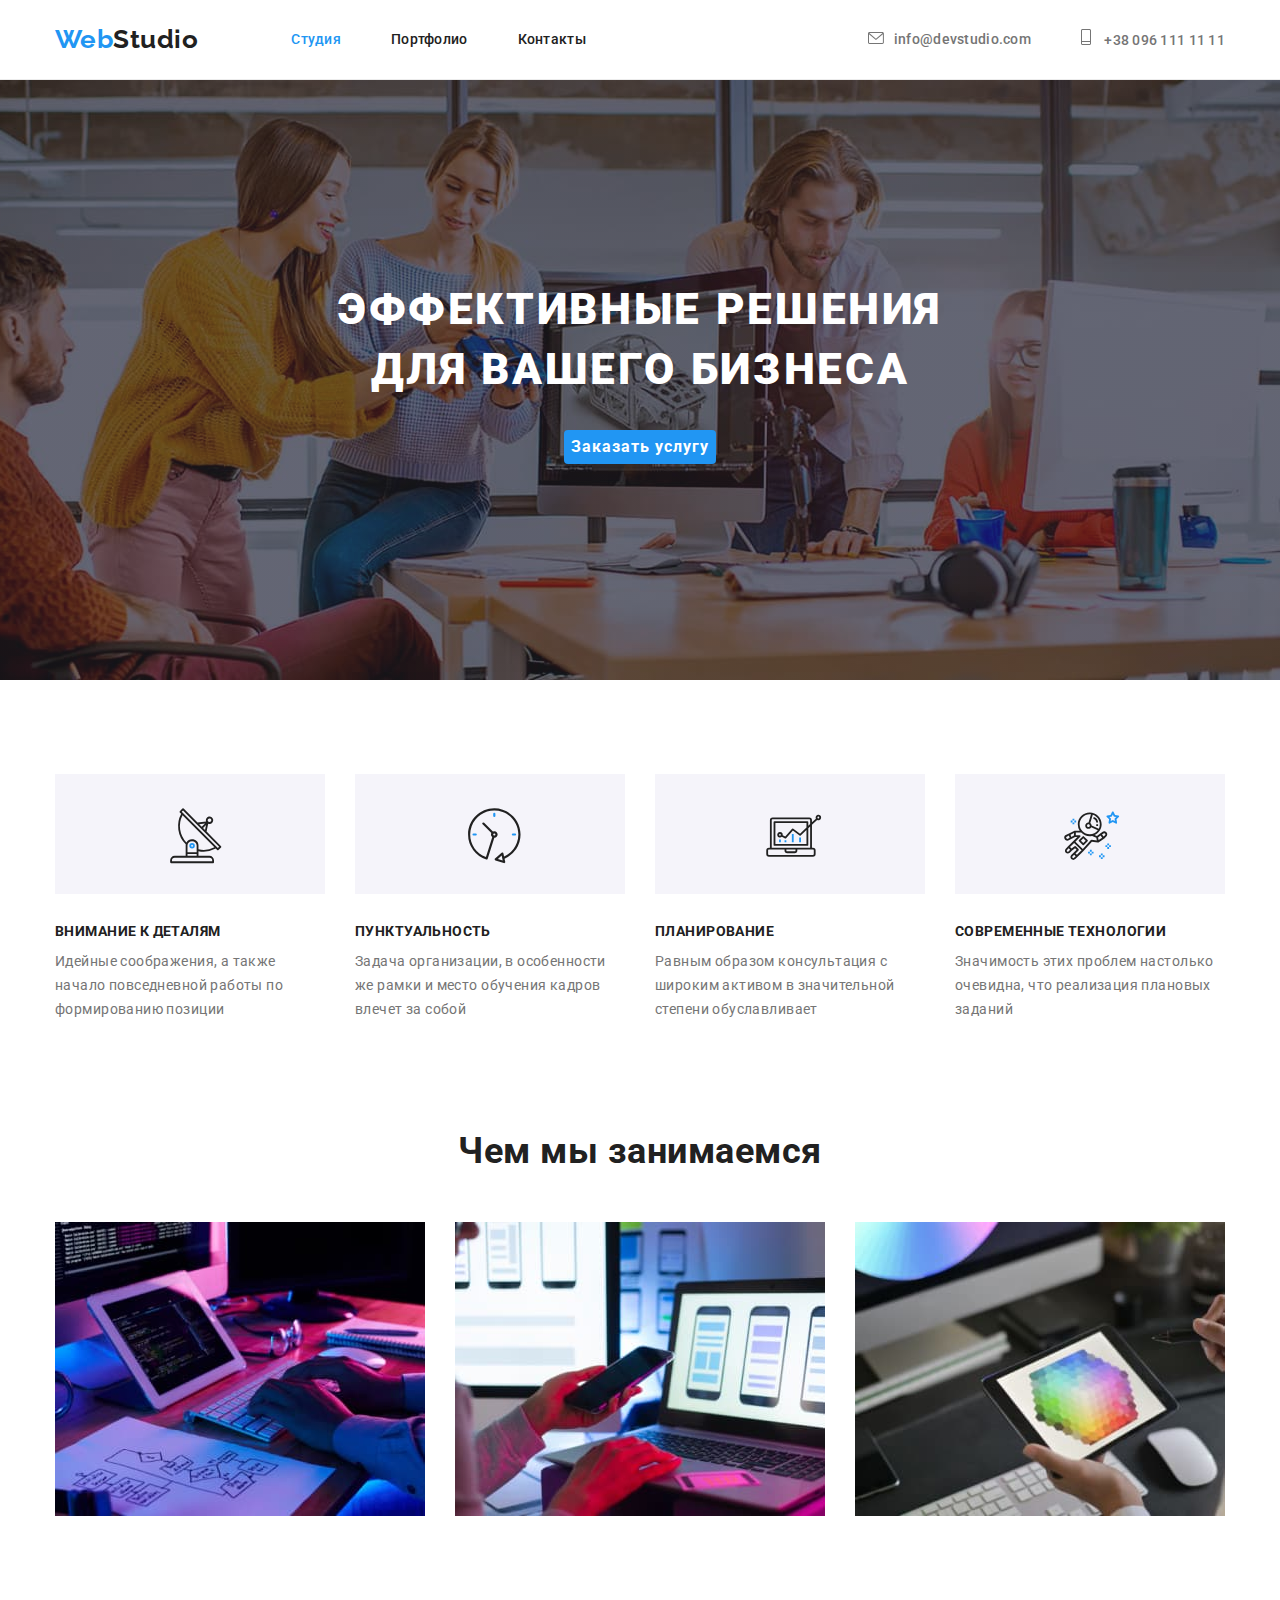
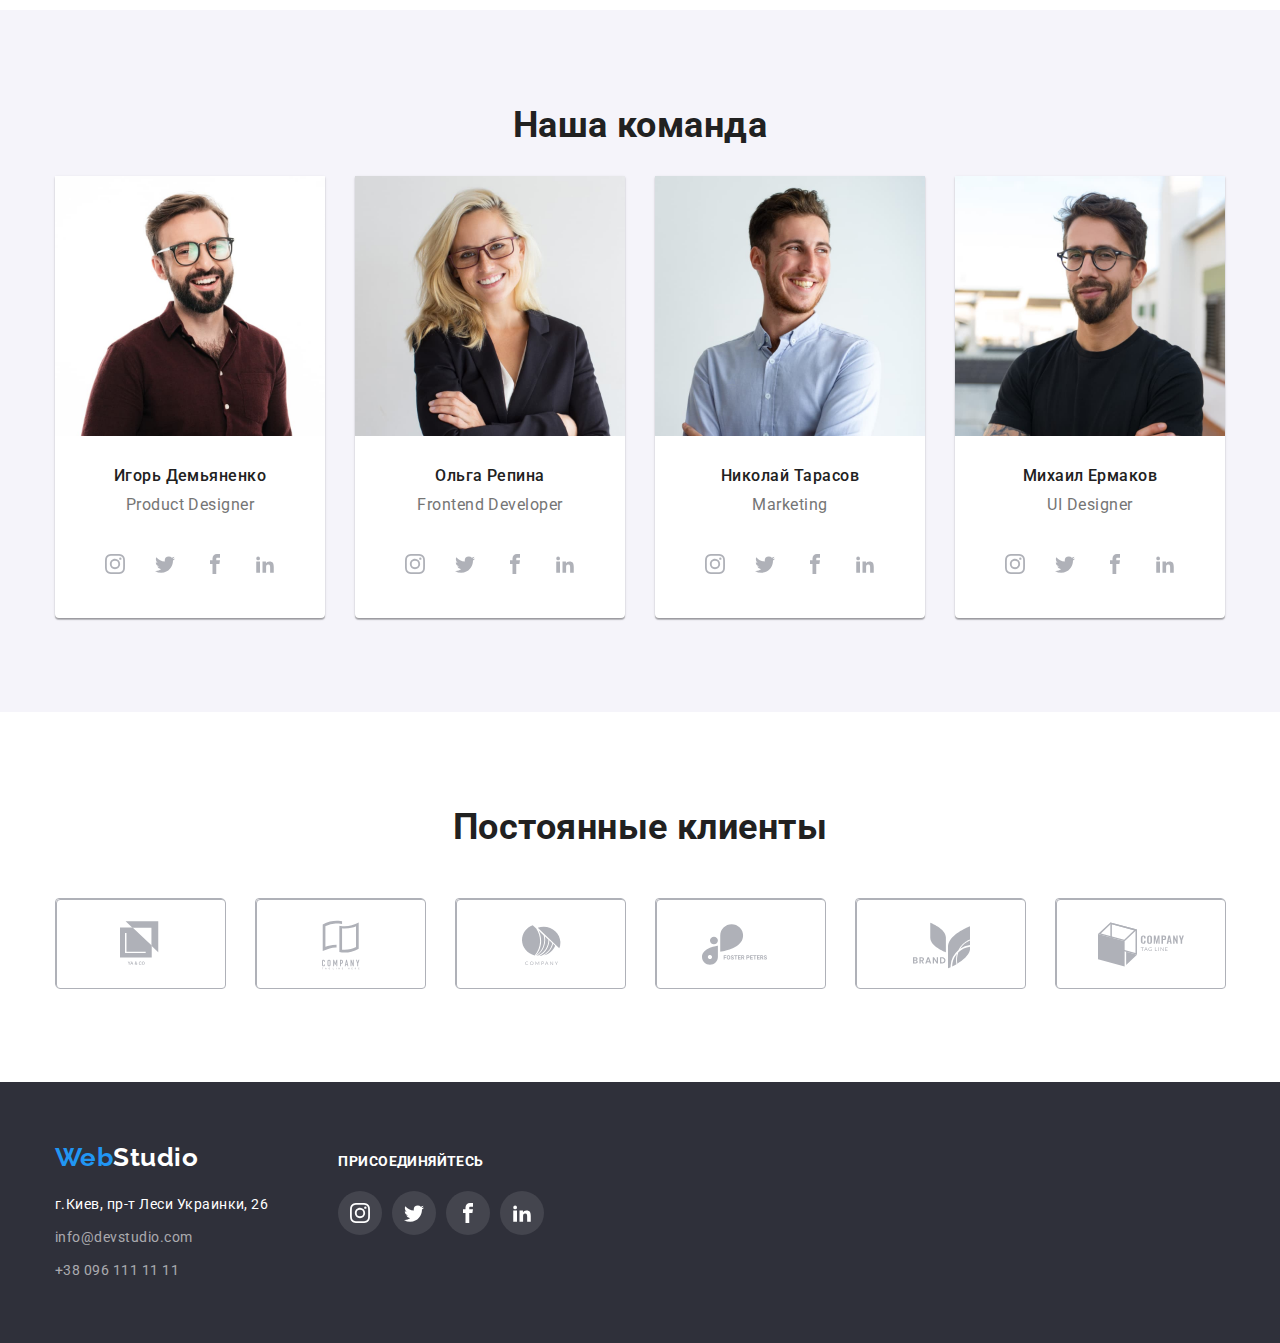
<file: index.html>
<!DOCTYPE html>
<html lang="en">
<head>
    <meta charset="UTF-8">
    <meta name="viewport" content="width=device-width, initial-scale=1.0">
    <title>Document</title>
    <link 
    href="https://fonts.googleapis.com/css2?family=Raleway:wght@700&family=Roboto:wght@400;500;700;900&display=swap" 
    rel="stylesheet"/>
    
    <link rel="stylesheet" href="https://cdnjs.cloudflare.com/ajax/libs/modern-normalize/1.0.0/modern-normalize.min.css">

    <link rel="stylesheet" href="./css/styles.css">
</head>
<body>
    
    <!--ШАПКА-->
    <header class="page-header">
        <div class="block">
        <nav class="site-nav main">
        <a href="./index.html" class="link"><span class="accent">Web</span><span class="accent1">Studio</span></a>
        <ul class="site-menu"> 
                <li class="item"><a href="" class="link1 current">Cтудия</a></li>
                <li class="item"><a href="./portfolio.html" class="link2">Портфолио</a></li> 
                <li class="item"><a href="" class="link2">Контакты</a></li>
            </ul>
        
            <ul class="contacts">
                <li class="item mail">
                    <a class="contacts-mail" href="mailto:info@devstudio.com" >

                    <svg   width="16px" height="12px" xmlns="http://www.w3.org/2000/svg" class="envelope-icon">
                       <use href="./img/mailphone.svg#icon-envelope"></use>
                        </svg>info@devstudio.com</a>

                </li>
                   

            
           
                <li class="item phone">
                    <a href="tel:+380961111111" class="contacts-phone">
                    <svg width="10" height="16" viewBox="0 0 10 16"  xmlns="http://www.w3.org/2000/svg" class="phone-icon">
                        <use href="./img/mailphone.svg#icon-Phone"></use>
                        </svg> +38 096 111 11 11</a>
                    
                </li>
            </ul>
        </nav>
        </div>
    </header>

    <main>
    <!--СЕКЦИЯ HERO-->
    <section class="section1 backicon">
        <div class="block">
        <h1 class="section1-title">ЭФФЕКТИВНЫЕ РЕШЕНИЯ ДЛЯ ВАШЕГО БИЗНЕСА</h1>
    <button type="button" class="button-main">Заказать услугу</button>
    </div>
    </section>
    
    <!--СЕКЦИЯ 2-->
    <section class="section2">
        <div class="block">
            <h2 class="visually-hidden">НАШИ ПРЕИМУЩЕСТВА</h2>    
        <ul class="text">
            <li class="item icon">
                <svg class="antenna">
                    <use href="./img/symbol-defs b2.svg#icon-antenna">
                    </use>
                </svg>
                <h3 class="section2-title">ВНИМАНИЕ К ДЕТАЛЯМ</h3>
                <p class="section2-text">Идейные соображения, а также начало повседневной работы по формированию позиции</p>
            </li>
            <li class="item icon">
                <svg class="clock">
                    <use href="./img/symbol-defs b2.svg#icon-clock">
                    </use>
                </svg>
                <h3 class="section2-title">ПУНКТУАЛЬНОСТЬ</h3>
                <p class="section2-text">Задача организации, в особенности же рамки и место обучения кадров влечет за собой</p>
            </li>
            <li class="item icon">
                <svg class="diagram">
                    <use href="./img/symbol-defs b2.svg#icon-diagram">
                    </use>
                </svg>
                <h3 class="section2-title">ПЛАНИРОВАНИЕ</h3>
                <p class="section2-text">Равным образом консультация с широким активом в значительной степени обуславливает</p>
            </li>
            <li class="item icon">
                <svg class="astronaut">
                    <use href="./img/symbol-defs b2.svg#icon-astronaut">
                    </use>
                </svg>
                <h3 class="section2-title">СОВРЕМЕННЫЕ ТЕХНОЛОГИИ</h3>
                <p class="section2-text">Значимость этих проблем настолько очевидна, что реализация плановых заданий</p>
            </li>
        </ul>
    </div>
    </section>

    <!-- СЕКЦИЯ 3 -->

<section class="section3">
    <div class="block">
        <h2 class="section3-title1">Чем мы занимаемся</h2>
        <ul class="text">
            <li class="item">
                <img src="./img/img11opt.jpg" alt="computer" width="370" />
            </li>
            <li class="item">
                <img src="./img/img22opt.jpg" alt="phone" width="370" />
            </li>
            <li class="item"> 
                <img src="./img/img33opt.jpg" alt="tablet" width="370" />
            </li>
        </ul>
        </div>
    </section>

    <!-- СЕКЦИЯ 4 -->
    
        <section class="section4">
            <div class="block">
                <h2 class="section4-main">Наша команда</h2>
                
               
                <ul class="text">
                    
                <li class="item">
                   <span class="s"></span>
                    <div class="box">
                    <a href="" class="box-team"><img src="./img/imgopt.jpg" alt="designer" width="270"/></a>
                    
                   
                    <h3 class="section4-name">Игорь Демьяненко</h3>
                    <p class="section4-title">Product Designer</p>
                    <div>
                        <ul class="actions">
                                            <li><button class="button-icon">
                                                <svg class="button-ic" width="20" height="20">
                                                    <use href="./img/symbol-defs-2.svg#icon-instagram">
                                                    </use>
                                                </svg>
                                            </button></li>
                                            <li><button class="button-icon">
                                                <svg class="button-ic" width="20" height="16.25">
                                                    <use href="./img/symbol-defs-2.svg#icon-twitter">
                                                    </use>
                                                </svg>
                                            </button></li>
                                            <li><button class="button-icon">
                                                <svg class="button-ic" width="10" height="20">
                                                    <use href="./img/symbol-defs-2.svg#icon-facebook">
                                                    </use>
                                                </svg>
                                            </button></li>
                                            <li><button class="button-icon">
                                                <svg class="button-ic" width="19.68" height="20">
                                                    <use href="./img/symbol-defs-2.svg#icon-linkedin2">
                                                    </use>
                                                </svg>
                                            </button></li>
                                        </ul>
                                            </div>
                </div>
                </li>
            
               
            
                <li class="item">
                    <span class="s"></span>
                    <div class="box">
                    <a href="" class="box-team"><img src="./img/img-2opt.jpg" alt="developer" width="270" /></a>
                   
                    <h3 class="section4-name">Ольга Репина</h3>
                    <p class="section4-title">Frontend Developer</p>
                    <div>
                        <ul class="actions">
                            <li><button class="button-icon">
                                <svg class="button-ic" width="20" height="20">
                                    <use href="./img/symbol-defs-2.svg#icon-instagram">
                                    </use>
                                </svg>
                            </button></li>
                            <li><button class="button-icon">
                                <svg class="button-ic" width="20" height="16.25">
                                    <use href="./img/symbol-defs-2.svg#icon-twitter">
                                    </use>
                                </svg>
                            </button></li>
                            <li><button class="button-icon">
                                <svg class="button-ic" width="10" height="20">
                                    <use href="./img/symbol-defs-2.svg#icon-facebook">
                                    </use>
                                </svg>
                            </button></li>
                            <li><button class="button-icon">
                                <svg class="button-ic" width="19.68" height="20">
                                    <use href="./img/symbol-defs-2.svg#icon-linkedin2">
                                    </use>
                                </svg>
                            </button></li>
                        </ul>
                            </div>
                </div>
                </li>
            
               
           

                
                <li class="item">
                    <span class="s"></span>
                    <div class="box">
                    <a href="" class="box-team"><img src="./img/img-3opt.jpg" alt="marketing" width="270" /></a>
                    
                    <h3 class="section4-name">Николай Тарасов</h3>
                    <p class="section4-title">Marketing</p>
                    <div>
                        <ul class="actions">
                            <li><button class="button-icon">
                                <svg class="button-ic" width="20" height="20">
                                    <use href="./img/symbol-defs-2.svg#icon-instagram">
                                    </use>
                                </svg>
                            </button></li>
                            <li><button class="button-icon">
                                <svg class="button-ic" width="20" height="16.25">
                                    <use href="./img/symbol-defs-2.svg#icon-twitter">
                                    </use>
                                </svg>
                            </button></li>
                            <li><button class="button-icon">
                                <svg class="button-ic" width="10" height="20">
                                    <use href="./img/symbol-defs-2.svg#icon-facebook">
                                    </use>
                                </svg>
                            </button></li>
                            <li><button class="button-icon">
                                <svg class="button-ic" width="19.68" height="20">
                                    <use href="./img/symbol-defs-2.svg#icon-linkedin2">
                                    </use>
                                </svg>
                            </button></li>
                        </ul>
                            </div>
                </div>
                </li>
            
               
            

                
                <li class="item">
                    <span class="s"></span>
                    <div class="box">
                    <a href="" class="box-team"><img src="./img/img-4opt.jpg" alt="designer2" width="270" /></a>
                   
                    <h3 class="section4-name">Михаил Ермаков</h3>
                    <p class="section4-title">UI Designer</p>
                    <div>
                        <ul class="actions">
                            <li><button class="button-icon">
                                <svg class="button-ic" width="20" height="20">
                                    <use href="./img/symbol-defs-2.svg#icon-instagram">
                                    </use>
                                </svg>
                            </button></li>
                            <li><button class="button-icon">
                                <svg class="button-ic" width="20" height="16.25">
                                    <use href="./img/symbol-defs-2.svg#icon-twitter">
                                    </use>
                                </svg>
                            </button></li>
                            <li><button class="button-icon">
                                <svg class="button-ic" width="10" height="20">
                                    <use href="./img/symbol-defs-2.svg#icon-facebook">
                                    </use>
                                </svg>
                            </button></li>
                            <li><button class="button-icon">
                                <svg class="button-ic" width="19.68" height="20">
                                    <use href="./img/symbol-defs-2.svg#icon-linkedin2">
                                    </use>
                                </svg>
                            </button></li>
                        </ul>
                            </div>
                </div>
                </li> 
                
               <!-- <ul class="actions">
                    <li><button></button></li>
                    <li><button></button></li>
                    <li><button></button></li>
                    <li><button></button></li>
                </ul>
                -->
            
            </ul>
            </div>
        </section>


        <!-- ПОСТОЯННЫЕ КЛИЕНТЫ -->

        <section class="section5">
            <div class="block">
                <h2 class="section5-title1">Постоянные клиенты</h2>
                <ul class="client">
                    <li class="item iconclient"><a class="iconclient" href>
                        <svg class="logo-1">
                            <use href="./img/symbol-defs-logo1.svg#yago"> </use>
                        </svg>
                    </a>
                    </li>
                    <li class="item iconclient"><a class="iconclient" href>
                        <svg class="logo-2">
                            <use href="./img/symbol-defs-logo1.svg#icon-logo-2"></use>
                        </svg>
                    </a>
                    </li>
                    <li class="item iconclient"><a class="iconclient" href>
                        <svg class="logo-3">
                            <use href="./img/symbol-defs-logo1.svg#icon-logo-3" ></use>
                        </svg>
                    </a> 
                    </li>
                    <li class="item iconclient"><a class="iconclient" href>
                        <svg class="logo-4">
                            <use href="./img/symbol-defs-logo1.svg#icon-logo-4"></use>
                        </svg>
                    </a>
                    </li>
                    <li class="item iconclient"><a class="iconclient" href>
                        <svg class="logo-5">
                            <use href="./img/symbol-defs-logo1.svg#icon-logo-5"></use>
                        </svg>
                    </a>
                    </li>
                    <li class="item iconclient"><a class="iconclient" href> 
                        <svg class="logo-6">
                            <use href="./img/symbol-defs-logo1.svg#icon-logo-6" ></use>
                        </svg>
                    </a>
                    </li>
                </ul>
                </div>
            </section>
</main>

        <!--Финал-->
        <footer>
            <div class="container-b">
            <div class="end">
            <ul>
                <li class="">
                    <p class="footer-web"><a href="" class="link"><span class="accent2">Web</span><span class="accent3">Studio</span></a></p>
        </li>
                <li>
            <p class="adress-footer"><a href="" class="adress">г.Киев, пр-т Леси Украинки, 26</a></p>
        </li>
        <li class="">
            <p class="footer-mail"><a href="mailto:info@devstudio.com" class="mail">info@devstudio.com</a></p>
        </li>
        <li>
            <p class="footer-phone"><a href="tel:+380961111111" class="phone">+38 096 111 11 11</a></p>
        </li>
            </ul>

        </div>
        
        <div class="footerlinks">
            <b class="sectionfoot-title level">ПРИСОЕДИНЯЙТЕСЬ</b>
         <ul class="actions-footer">
             <li><button class="button-footer">
                 <svg class="button-iconfooter" width="20" height="20">
                     <use href="./img/symbol-defs-2.svg#icon-instagram">
                     </use>
                 </svg>
             </button></li>
             <li><button class="button-footer">
                 <svg class="button-iconfooter" width="20" height="16.25">
                     <use href="./img/symbol-defs-2.svg#icon-twitter">
                     </use>
                 </svg>
             </button></li>
             <li><button class="button-footer">
                 <svg class="button-iconfooter" width="10" height="20">
                     <use href="./img/symbol-defs-2.svg#icon-facebook">
                     </use>
                 </svg>
             </button></li>
             <li><button class="button-footer">
                 <svg class="button-iconfooter" width="19.68" height="20">
                     <use href="./img/symbol-defs-2.svg#icon-linkedin2">
                     </use>
                 </svg>
             </button></li>
         </ul>
             </div>
            
            </div>
        </footer>
        </body>
        </html>
</file>
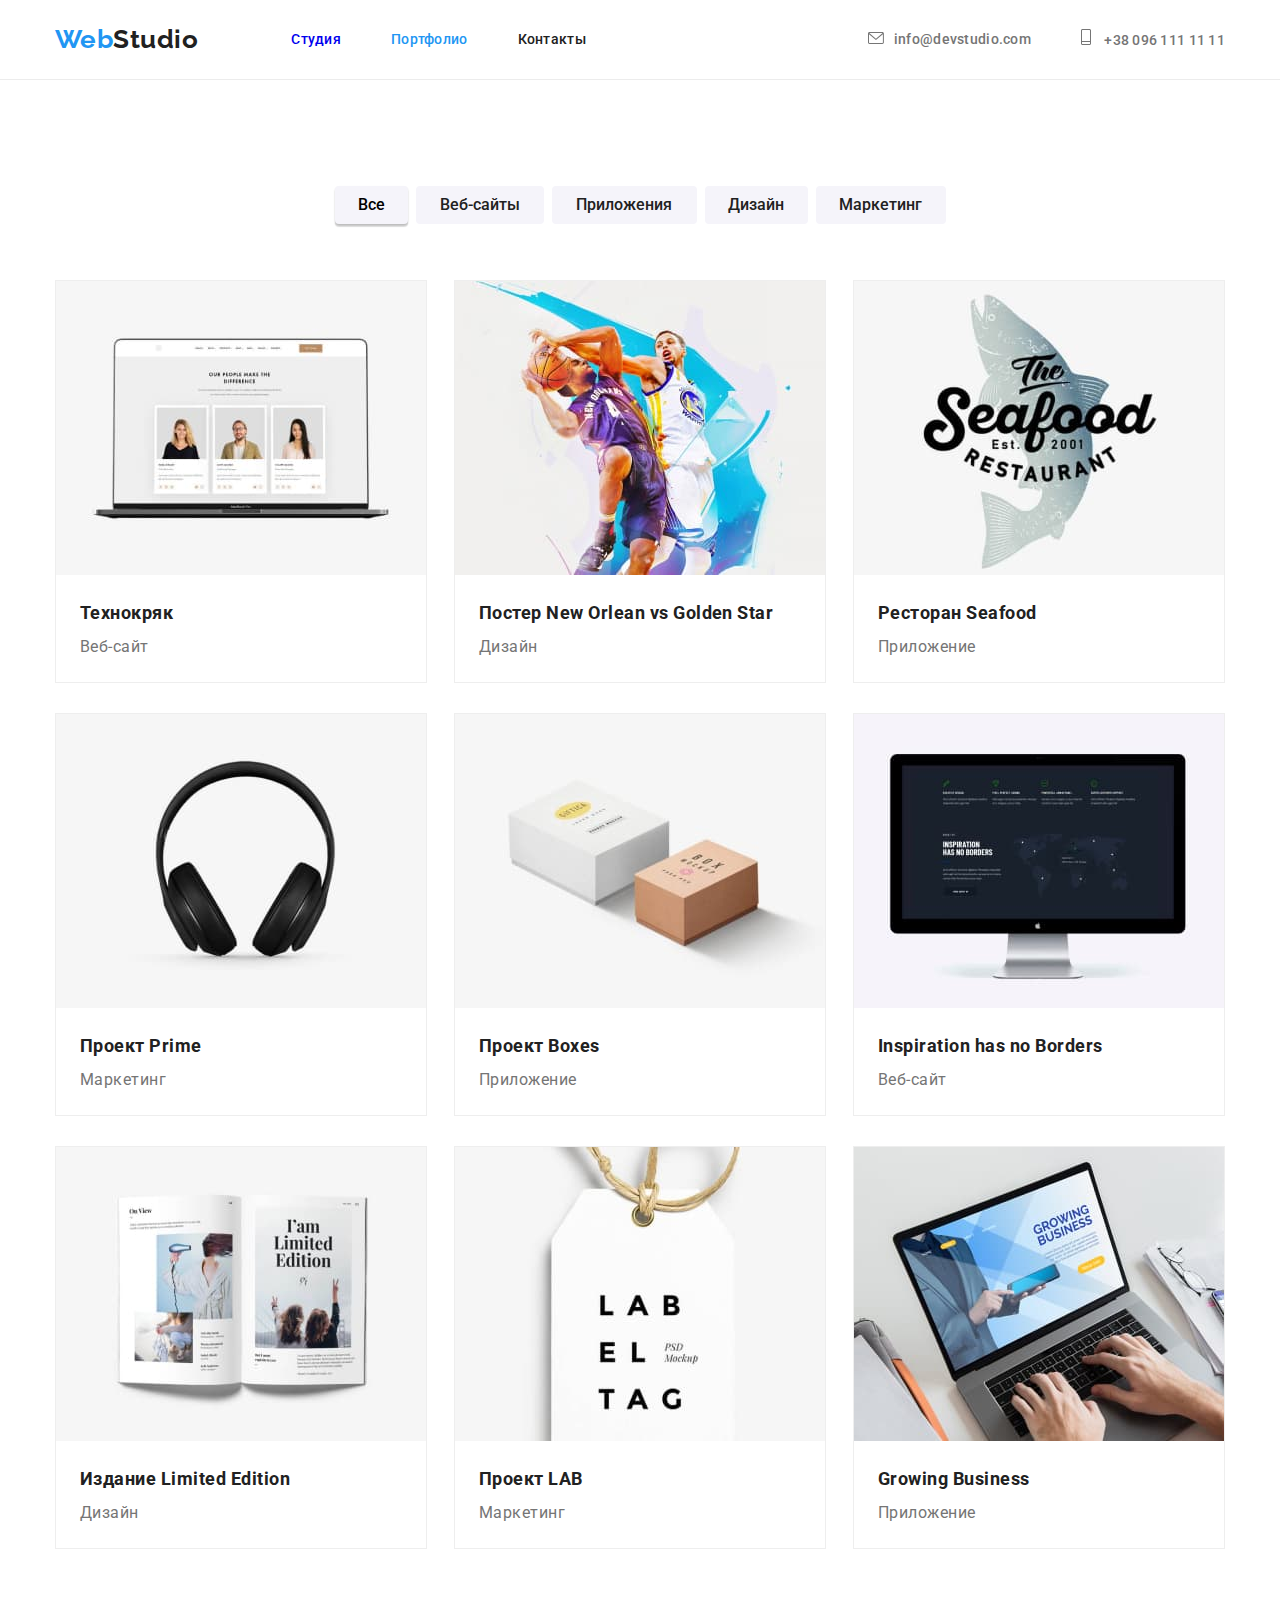
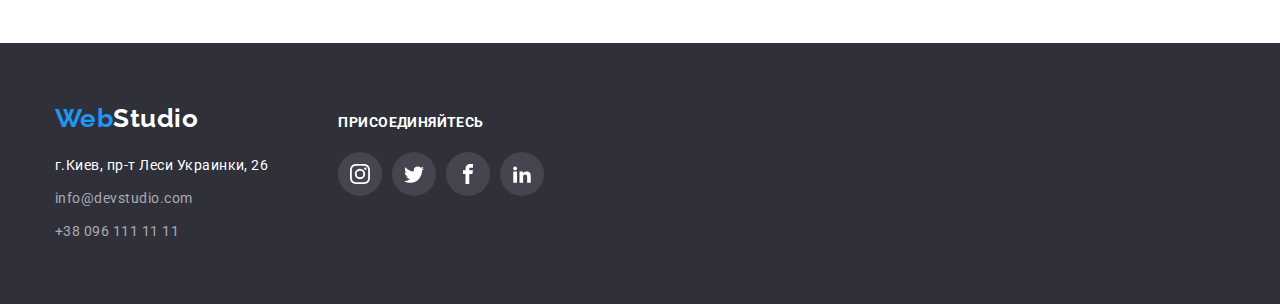
<file: portfolio.html>
<!DOCTYPE html>
<html lang="en">
<head>
    <meta charset="UTF-8">
    <meta name="viewport" content="width=device-width, initial-scale=1.0">
    <title>Document</title>
    <link 
    href="https://fonts.googleapis.com/css2?family=Raleway:wght@700&family=Roboto:wght@400;500;700;900&display=swap" 
    rel="stylesheet"/>

    <link rel="stylesheet" href="https://cdnjs.cloudflare.com/ajax/libs/modern-normalize/1.0.0/modern-normalize.min.css">

    <link rel="stylesheet" href="./css/styles.css">
</head>
<body>
    
    <!--ШАПКА-->
    <header class="page-header">
        <div class="block"> 
        <nav class="site-nav main">
            <a href="./index.html" class="link"><span class="accent">Web</span><span class="accent1">Studio</span></a>
            <ul class="site-menu"> 
                <li class="item"><a href="./index.html" class="link1">Cтудия</a></li>
                <li class="item"><a href="" class="link1 current">Портфолио</a></li>
                <li class="item"><a href="" class="link2">Контакты</a></li>
            </ul>
        
            <ul class="contacts">
                <li class="item mail">
                    <a class="contacts-mail" href="mailto:info@devstudio.com" >

                    <svg   width="16px" height="12px" xmlns="http://www.w3.org/2000/svg" class="envelope-icon">
                       <use href="./img/mailphone.svg#icon-envelope"></use>
                        </svg>info@devstudio.com</a>

                </li>
                   

            
           
                <li class="item phone">
                    <a href="tel:+380961111111" class="contacts-phone">
                    <svg width="10" height="16" viewBox="0 0 10 16"  xmlns="http://www.w3.org/2000/svg" class="phone-icon">
                        <use href="./img/mailphone.svg#icon-Phone"></use>
                        </svg> +38 096 111 11 11</a>
                    
                </li>
            </ul>
        </nav>
        </div>
    </header>

    <main>
    <!--SUBШАПКА и SECTION1-->

    <section class="section">
        <div class="block">
            <h1 class="visually-hidden">КАРТИНКИ</h1>
    <ul class="container"> 
        <li class="item"><button type="button" class="button btn">Все</button></li>
        <li class="item"><button type="button" class="button1 btna">Веб-сайты</button></li>
        <li class="item"><button type="button" class="button1 btnb">Приложения</button></li>
        <li class="item"><button type="button" class="button1 btnc">Дизайн</button></li>
        <li class="item"><button type="button" class="button1 btnd">Маркетинг</button></li>
    </ul>
      


    <!--<div class="container-div">-->
    <ul class="container-a">
       
        <li class="items">
            <span class="s"></span>
            <div class="items-cover">
            <a href="bug" class="comp"><img src="./img/img-44opt.jpg" alt="comp" width="370"/></a>
            
             <!--<hover foto">-->
                <div class="overlay">
                    <img src="./img/hover-overlay.jpg" alt="фото" width="370" height="294"/>
                    <p class="ppt">
                        Технокряк
                    </p>
                   </div>
            





           
            <div class="picture">
            <h3 class="section-title">Технокряк</h3>
            <p class="section-text">Веб-сайт</p>
            
        </div>
    
</div>
        </li>
        

       
        <li class="items">
            <span class="s"></span>
            <div class="items-cover">
            <a href="" class="basketball"><img src="./img/img-55opt.jpg" alt="basketball" width="370" /></a>

            <!--<hover foto">-->
                <div class="overlay">
                    <img src="./img/hover-overlay.jpg" alt="фото" width="370" height="294"/>
                    <p class="ppt">
                        Технокряк
                    </p>
                   </div>
            
            <div class="picture">
            <h3 class="section-title">Постер New Orlean vs Golden Star</h3>
            
            <p class="section-text">Дизайн</p>
            </div>
        </div>
        </li>
  

       
        <li class="items">
            <span class="s"></span>
            <div class="items-cover">
            <a href="" class="seafood"><img src="./img/img-66opt.jpg" alt="seafood" width="370" /></a>

 <!--<hover foto">-->
    <div class="overlay">
        <img src="./img/hover-overlay.jpg" alt="фото" width="370" height="294"/>
        <p class="ppt">
            Технокряк
        </p>
       </div>

            <div class="picture">
            <h3 class="section-title">Ресторан Seafood</h3>
            
            <p class="section-text">Приложение</p>
            </div>
        </div>
        </li>
    


       
        <li class="items">
            <span class="s"></span>
            <div class="items-cover">
            <a href="" class="headphones"><img src="./img/img-77opt.jpg" alt="headphones" width="370" /></a>

            <!--<hover foto">-->
    <div class="overlay">
        <img src="./img/hover-overlay.jpg" alt="фото" width="370" height="294"/>
        <p class="ppt">
            Технокряк
        </p>
       </div>

            <div class="picture">
            <h3 class="section-title">Проект Prime</h3>
           
            <p class="section-text">Маркетинг</p>
            </div>
        </div>
        </li> 

   

        
        <li class="items"> 
            <span class="s"></span>
            <div class="items-cover">
            <a href="" class="boxes"><img src="./img/img-88opt.jpg" alt="boxes" width="370" /></a>

            <!--<hover foto">-->
    <div class="overlay">
        <img src="./img/hover-overlay.jpg" alt="фото" width="370" height="294"/>
        <p class="ppt">
            Технокряк
        </p>
       </div>

            <div class="picture">
            <h3 class="section-title">Проект Boxes</h3>
            
            <p class="section-text">Приложение</p>
            </div>
        </div>
        </li> 


      
        <li class="items">
            <span class="s"></span>
            <div class="items-cover">
            <a href="" class="comp2"><img src="./img/img-99opt.jpg" alt="comp2" width="370" /></a>
 
 
            <!--<hover foto">-->
    <div class="overlay">
        <img src="./img/hover-overlay.jpg" alt="фото" width="370" height="294"/>
        <p class="ppt">
            Технокряк
        </p>
       </div>
            

            <div class="picture">
            <h3 class="section-title">Inspiration has no Borders</h3>
            
            <p class="section-text">Веб-сайт</p>
            </div>
        </div>
        </li> 
        
   

        
<li class="items">
    <span class="s"></span>
    <div class="items-cover">   
    <a href="" class="book"><img src="./img/img-100opt.jpg" alt="book" width="370" /></a>

    <!--<hover foto">-->
        <div class="overlay">
            <img src="./img/hover-overlay.jpg" alt="фото" width="370" height="294"/>
            <p class="ppt">
                Технокряк
            </p>
           </div>
    
    <div class="picture">
    <h3 class="section-title">Издание Limited Edition</h3>
    
    <p class="section-text">Дизайн</p>
    </div>
</div>
</li> 



<li class="items">
    <span class="s"></span>
    <div class="items-cover">       
    <a href="" class="lab"><img src="./img/img-110opt.jpg" alt="lab" width="370" /></a>

    <!--<hover foto">-->
        <div class="overlay">
            <img src="./img/hover-overlay.jpg" alt="фото" width="370" height="294"/>
            <p class="ppt">
                Технокряк
            </p>
           </div>
    
    <div class="picture">
    <h3 class="section-title">Проект LAB</h3>
    
    <p class="section-text">Маркетинг</p>
    </div>
</div>
</li> 



<li class="items">
    <span class="s"></span>
    <div class="items-cover">       
    <a href="" class="business"><img src="./img/img-120opt.jpg" alt="business" width="370" class="items-picture"/></a>

    <!--<hover foto">-->
        <div class="overlay">
            <img src="./img/hover-overlay.jpg" alt="фото" width="370" height="294"/>
            <p class="ppt">
                Технокряк
            </p>
           </div>
    
    <div class="picture">
    <h3 class="section-title">Growing Business</h3>
    
    <p class="section-text">Приложение</p>
    </div> 
</div>
</li> 

</ul>

</div>


</section>
</main> 





<!--FOOTER-->
<footer>
    <div class="container-b">
    <div class="end">
    <ul>
        <li class="">
            <p class="footer-web"><a href="" class="link"><span class="accent2">Web</span><span class="accent3">Studio</span></a></p>
</li>
        <li>
    <p class="adress-footer"><a href="" class="adress">г.Киев, пр-т Леси Украинки, 26</a></p>
</li>
<li class="">
    <p class="footer-mail"><a href="mailto:info@devstudio.com" class="mail">info@devstudio.com</a></p>
</li>
<li>
    <p class="footer-phone"><a href="tel:+380961111111" class="phone">+38 096 111 11 11</a></p>
</li>
    </ul>

</div>

<div class="footerlinks">
    <b class="sectionfoot-title level">ПРИСОЕДИНЯЙТЕСЬ</b>
 <ul class="actions-footer">
     <li><button class="button-footer">
         <svg class="button-iconfooter" width="20" height="20">
             <use href="./img/symbol-defs-2.svg#icon-instagram">
             </use>
         </svg>
     </button></li>
     <li><button class="button-footer">
         <svg class="button-iconfooter" width="20" height="16.25">
             <use href="./img/symbol-defs-2.svg#icon-twitter">
             </use>
         </svg>
     </button></li>
     <li><button class="button-footer">
         <svg class="button-iconfooter" width="10" height="20">
             <use href="./img/symbol-defs-2.svg#icon-facebook">
             </use>
         </svg>
     </button></li>
     <li><button class="button-footer">
         <svg class="button-iconfooter" width="19.68" height="20">
             <use href="./img/symbol-defs-2.svg#icon-linkedin2">
             </use>
         </svg>
     </button></li>
 </ul>
     </div>
    
    </div>
</footer>
</body>
</html>
</file>
<file: css/styles.css>
:root {
     --primary-text-color: #212121;
     --title-text-color: #212121;
     --text-color: #757575;
     --accent-color: #2196f3;
     --accent-colornav: #0000FF;
     --buttontext-color: #ffffff;
     --buttonbcg-color: #2196F3;
}

body {
    background-color: #FFFFFF;
    font-family: Roboto, sans-serif;
    letter-spacing: 0.03em;
    margin: 0;
}

ul {
    padding: 0;
    margin: 0;
    list-style: none;  /*сбросили точки в списке*/
}

a {
text-decoration: none;  /* убрали подчеркивание на ссылку*/
margin-bottom: 0;
}

html {
    box-sizing: border-box;    /*чтоб повесить чаты и тд*/
}
*,
*::before,                    /*чтоб повесить чаты и тд*/
*::after {
    box-sizing: inherit;
}

footer {
    padding-top: 60px;
    padding-bottom: 60px;
    background-color: #2F303A;
}

img {
display:block;
max-width:100%;
height:auto;
}



/*HEADER*/
.page-header {
    height: 80px;
    padding-top: 24px;
    padding-bottom: 25px;
    background-color: #FFFFFF;
    border-bottom: 1px solid #ECECEC;
}

.block {
    width: 1200px;
    padding-left: 15px;
    padding-right: 15px;
    margin-left: auto;
    margin-right: auto;
}

.link {
font-family: Raleway;       /*оформление webstudio*/
font-style: normal;
font-weight: bold;
font-size: 26px;
line-height: 1.19;
}

.link1 {
font-weight: 500;               /*оформление меню Студия*/
font-size: 14px;
line-height: 1.14;
letter-spacing: 0.02em;
}

.link2 {                           /*оформление меню Портфолио Контакты*/
font-weight: 500;                 
font-size: 14px;
line-height: 1.14;
letter-spacing: 0.02em;
color: var(--title-text-color)
}

.main {
    display: flex;      /*выровняли меню в хедере*/
}

.site-menu{
    display: flex;              /*выравниваем меню студил портфолио контакты, ставим отступ внешний от вебстудио*/
    align-items: center;       /*по умолчанию стретч и все растягивает по высоте, поэтому переопределяем чтоб все выровнялось относительно поперечной оси*/
    margin-left: 93px;       /*задаем отступ от вебстудио*/
    }

.accent, .accent2 {                       /*красим в разные цвета вэб в хэдере и в футере*/
        color: var(--accent-color);
    }

.accent1 {
        color: var(--primary-text-color);     /*studio*/
    }

.site-nav .accent:hover,               /*цвет и интерактивные селекторы для меню "web"*/
.site-nav .accent:focus {
    color: var(--accent-colornav);
}

.site-nav .accent1:hover,               /*цвет и интерактивные селекторы для меню "studio"*/
.site-nav .accent1:focus {
    color: var(--accent-colornav);
}

.site-nav .link1:hover,     /*цвет и интерактивные селекторы для меню "Студия"*/
.site-nav .link1:focus {
    color: var(--accent-colornav)
}

.site-nav .link2:hover,       /*цвет и интерактивные селекторы для меню "Портфолио" и "Контакты"*/
.site-nav .link2:focus {
    color: var(--accent-colornav)
}

.site-nav .current {         /* подсветка текущей страницы*/
   color: var(--accent-color);
}

/*.site-menu .item {               непрактичный вариант задать внешний отступ, в дальнейшем при редакции много редакции
    margin-right: 50px;
}*/

/*.site-menu .item:last-child{     первый вариант задать внешний отступ
    margin-right: 0;
}*/

/*.site-menu .item:not(:last-child){  второй вариант задать внешний отступ
    margin-right: 50px;
}*/

.site-menu .item + .item {          /*задаем внешний отступ с помощью "соседа" между студия портфолио и контакты*/
    margin-left: 50px;
}

.contacts{                          /*выравниваем телефон и мейл*/
    display: flex;
    align-items: center;
    margin-left: auto;               /*занимает все свободное пространство слева и отодвигает все максимально направо*/ 
}

.contacts-mail {
    font-weight: 500;
    font-size: 14px;
    line-height: 1.14;
    letter-spacing: 0.02em;
    color: var(--text-color);
    }

  
    
    /* .contacts-mail::before {           картинка впереди почты                
        content:'';
        display: inline-block;
        width: 16px;
        height: 12px;
        margin-right: 10px;
        background-image: url('../img/envelope(grey).svg');
        background-repeat: no-repeat;
        background-position: center; 
    } */

   .envelope-icon {                   /*конверт - оригінальний колір*/
       display:inline-block;
       fill:currentColor;
       /* fill: var(--text-color);   */
       margin-right: 10px;
   }
   

   /* .envelope-icon:hover .letter {      /*конверт - ховер
       fill: var(--accent-color)   
   } */
     
   /* .envelope-icon:focus .letter {      /*конверт - фокус
    fill: var(--accent-color);  
} */

/* .phone-icon:hover .letter {      /*конверт - ховер
    fill: var(--accent-color)   
} */

    .contacts-phone {
    font-weight: 500;
    font-size: 14px;
    line-height: 1.14;
    letter-spacing: 0.02em;
    color: var(--text-color);
    }
    
    /* .contacts-phone::before {       картинка впереди телефона
        content:'';                               
        display: inline-block;
        width: 10px;
        height: 16px;
        margin-right: 10px;
        background-image: url('../img/Vector.svg');
        background-repeat: no-repeat;
        background-position: center;
    } */


    .phone-icon {                   /*телефон - оригінальний колір*/
        display:inline-block;
        fill:currentColor;
        align-items: center;
        margin-right: 10px;
        
    }


.contacts-mail:focus,
.contacts-mail:hover {
    fill: var(--accent-color);
    color: var(--accent-color);
    outline-color: var(--accent-color);
}

.contacts-phone:hover,
.contacts-phone:focus {
    fill: var(--accent-color);
    color: var(--accent-color);
    outline-color: var(--accent-color);
}

         




.contacts .item + .item {              /*внешний отступ между телефоном и мейлом*/
    margin-left: 50px;
}


.site-nav .link {
    outline-color: var(--accent-color);
}


.item .link1:focus,
.item .link2:focus  {
    outline-color: var(--accent-color);
}

/* .contacts-mail:focus,
.contacts-phone:focus {
    outline-color: var(--accent-color);
}

.contacts-mail:hover,
.contacts-phone:hover {
    outline-color: var(--accent-color);
}


.item.mail:hover {
fill: black;
color:white;
} */


/*HERO*/
.section1 {
    padding-top: 200px;
    padding-bottom: 280px;
    background-color: #C4C4C4;
    /*background-color: #2F303A;*/
    display: flex;
    min-width: 73px;
    text-align: center;
    margin: auto;
}

.backicon {                                      /*многослойная картинка фона*/
    max-width: 1600px; 
    height: 600px;
    background-image: linear-gradient(to right, rgba(47, 48, 58, 0.4), rgba(47,48,58,0.4)),
    url('../img/Img-heroopt.jpg');
    background-repeat: no-repeat;
    background-size: cover;
    background-position: center;
}


.section1-title {
    display:flex;
    flex-wrap: wrap; 
    width: 696px;
    margin-top: 0;
    margin-bottom: 30px;
    margin-left: auto;
    margin-right:auto;
    
    font-weight: 900;
    font-size: 44px;
    line-height: 1.36;
    text-align: center;
    letter-spacing: 0.06em;
    color: #FFFFFF
} 

    /* кнопка HERO*/
.button-main {
    
    font-family: inherit;
    font-weight: bold;   
    font-size: 16px;
    line-height: 1.88;
    display: inline-block;
    align-items: center;
    text-align: center;
    letter-spacing: 0.06em;
    color: var(--buttontext-color);
    background: var(--buttonbcg-color);
    border: 1px solid transparent;
    border-radius: 4px;
    cursor:pointer;
    }

.button-main:focus {
    outline-color: var(--accent-color);
}



/*ADVANTAGES with icons*/
.section2 {
   
    padding-top: 94px;
    padding-bottom: 94px;
    background-color: #FFFFFF;
    /*display: inline-block;*/
}

.visually-hidden {
    position: absolute;
    width:1px;
    height:1px;
    margin:-1px;
    border:0;
    padding:0;
    clip:rect(o o o o);
    overflow: hidden;
}



.section2-title { 
    margin-top: 30px;
    margin-bottom: 10px;
font-weight: bold;
font-size: 14px;
line-height: 1.14;

letter-spacing: 0.03em;
text-transform: uppercase;
    color: var(--primary-text-color);
}

.section2-text {
    margin-top: 0;
   width:270px;
    font-size: 14px;
    line-height: 1.71;
/* or 171% */
    letter-spacing: 0.03em;
    color: var(--text-color);
}

/*.icon::before {
    content:'';
    display: block;
    width: 270px;
    height: 120px;
   
    background-image: url('../img/Vector-2.svg'), url('../img/Vector-12.svg');
   background-size: 65,32px, 7,01px;
    background-repeat: no-repeat;
    background-position: top 25px left 102.34px, top 69.33px left 126.84px;
    background-color: #F5F4FA;
}*/

/*.antenna {
    content: '';
    display: inline-block;
    width: 270px;
    height: 120px;
    background-color: #F5F4FA;
}*/

/*.antenna {
    background-color: #F5F4FA;
}*/

/* .item .icon {
    content: '';
    display: flex;
    width: 200px;
    height: 120px;
    background-color: #F5F4FA;
    border-radius: 4px;
} */

/*.iicon::before {
    content:'';
    display: block;
    width: 270px;
    height: 120px;
    background-image: url('../img/Vector-3.svg'), url('../img/Vector-13.svg'), url('../img/Vector-14.svg'), url('../img/Vector-15.svg');
    background-size: 66,96px, 5,58px, 2,79px, 5,58px;
    background-repeat: no-repeat;
    background-position: top 25px left 101.5px, top 57.08px left 157.3px, top 30.57px left 133.59px, top 57.08px left 107.08px;
    background-color: #F5F4FA; 
}*/

/*.iiicon::before {
    content:'';
    display: block;
    width: 270px;
    height: 120px;
    background-image: url('../img/Vector-4.svg'), url('../img/Vector-16.svg'), url('../img/Vector-17.svg'), url('../img/Vector-18.svg'), url('../img/Vector-19.svg');
    background-size: 70px, 2,33px, 2,33px, 2,33px, 2,33px;
    background-repeat: no-repeat;
    background-position: top 33.2px left 100px, top 62.4px left 141.98px, top 57.74px left 132.65px, top 65.9px left 123.32px, top 64.73px left 116.32px;
    background-color: #F5F4FA; 
 }*/

 /*.iiiicon::before {
    content:'';
    display: block;
    width: 270px;
    height: 120px;
    background-image: url('../img/Vector-5.svg');
    background-repeat: no-repeat;
    background-position: center;
    background-color: #F5F4FA; 
 }*/

.section2-title1 {
    margin-top: o;
    margin-bottom: 50px;
   font-weight: bold;
   font-size: 36px;
   line-height: 1.17;
   text-align: center;
   color: var(--primary-text-color);
}

.item .antenna,
.item .clock,
.item .diagram,
.item .astronaut {
    display: block;
    width:270px;
    height:120px;
    background-color: #F5F4FA;
}

.text {
    display: flex;
    width:1200px;                       /*задали ширину контейнера*/
    align-items: center;
}

.text .icon + .icon {
    margin-left: 30px;
}





/*ЧЕМ МЫ ЗАНИМАЕМСЯ*/
.section3 {
    padding-top: 50;
    padding-bottom: 94px;
    text-align: center;  
}

.section3-title1 {
    margin-top: 0;
    margin-bottom: 50px;
   font-weight: bold;
   font-size: 36px;
   line-height: 1.17;
   text-align: center;
   color: var(--primary-text-color);
}

.text .item + .item {       /*задали отступы чем занимаемся наша команда и постоянные клиенты*/
    margin-left: 30px;
}





/*НАША КОМАНДА*/
.section4 {
    padding-top: 94px;
    padding-bottom: 94px;
    background-color: #F5F4FA;
    /*display: inline-block;*/
}

.section4-main {
    margin-top: auto;
    margin-bottom: 30px;
    text-align: center;
font-weight: bold;
font-size: 36px;
line-height: 1.17;
color: var(--primary-text-color);
}

.box{ 
    margin-top: 0;
    /*padding: 3px 7px;*/
    background: #FFFFFF;
/* material shadow v1 */
box-shadow: 0px 1px 3px rgba(0, 0, 0, 0.12), 0px 1px 1px rgba(0, 0, 0, 0.14), 0px 2px 1px rgba(0, 0, 0, 0.2);
border-radius: 0px 0px 4px 4px;

}


.section4-name {
    padding: 30px 0px 10px;
    margin-top: 0;
    margin-bottom: 0;
    /*outline: 2px solid tomato;*/
font-weight: 500;
font-size: 16px;
line-height: 19px;
text-align: center;
    color: var(--primary-text-color);
}

.section4-title {
    padding: 0px 0px 30px;
    margin-bottom: 0;
    margin-top: 0;
    /*outline: 2px solid tomato;*/
font-size: 16px;
line-height: 1.19;
text-align: center;
    color: var(--text-color);
}

.actions {
    display: flex;
    padding: 0;
    margin: 0;
    list-style: none;
    stroke: none;
    justify-content: space-between;
    padding-left:32px;
    padding-right: 32px;
    justify-content: space-evenly;
    align-items: center;
    /* outline: 1px solid red; */
}

.actions button {
    width: 44px;
    height: 44px;
    background-color: #ffffff;
padding: 0;
border: none;
stroke: none;
/* outline: 1px solid red; */

}

.actions .ic {
    border-radius: 50%;
    /*background-color: #2196F3;*/
    }

    .button-ic {
        display: inline-block;
        width: 20px;
        height: 20px;
        /*background-color: #2196F3;
        fill: #ffffff;*/
        /* fill:#AFB1B8; */
        /* color:#ffffff; */
        /*outline: 1px solid red;*/
        align-items: center;
        justify-content:center;
    }


.button-ic:hover {                          /*ховер на цвет самой иконки cоцсетей при наведении*/
    fill: var(--buttontext-color);
}

/* .button-ic:focus {
    fill: var(--buttontext-color);            
    color: var(--buttontext-color);
} */

.button-ic:focus-within {
    fill: var(--buttontext-color);
    color: var(--buttontext-color);
}

.button-icon {
    display: inline-block;
    width: 20px;
    height: 20px;
    background-color: #ffffff;
    fill:#AFB1B8;
    border-radius:50%;
    justify-content: center;
    margin-bottom: 30px;
    align-items: center;
}



.button-icon:hover {                         /*ховер на бекграунд иконки соцсетей при наведении*/
    background-color: var(--accent-color);
}

.button-icon:focus {                          /*фокус на бекграунд иконки соцсетей при фокусировке */
    outline-color: var(--accent-color);      
    background-color: var(--accent-color);
    fill: #ffffff;
    
}

/* .button-icon:focus-within {
    outline-color: var(--accent-color);
    background-color: var(--accent-color);
    fill:#ffffff;
} */



.button-icon + .button-icon {          
    margin-left: 10px;
}


.box-team:focus {
    outline-color: var(--accent-color);
}




/*ПОСТОЯННЫЕ КЛИЕНТЫ*/
.section5 {
    padding-top: 94;
    padding-bottom: 94px;
    text-align: center;
}

.section5-title1 {
    margin-top: 94px;
    margin-bottom: 50px;
    text-align: center;
    font-weight: bold;
font-size: 36px;
line-height: 1.17;
color: var(--primary-text-color);
}

.client {
    display: flex;
    width:1200px;                       /*задали ширину контейнера*/
    align-items: center;
}

.client .item + .item {       /*задали отступы чем занимаемся наша команда и постоянные клиенты*/
    margin-left: 30px;
}

.iconclient {
    display:flex;
    width: 170px;
    height: 90px;
    /*outline: 2px solid tomato;*/
    border: 1px solid #AFB1B8;
box-sizing: border-box;
border-radius: 4px;
color:#AFB1B8;
background-color:#ffffff;
}

.iconclient:hover {                           /*цвет икнки клиентов при наведении меняется на голубой и тоже самое с бордером*/
    color: var(--accent-color);
    border-color: var(--accent-color);
    fill: var(--accent-color);
}


.item .iconclient:focus-within {
    /* color: var(--accent-color); */
    border-color: var(--accent-color);
    outline-color: var(--accent-color);
    fill: var(--accent-color);
}

.iconclient:focus {
    outline-color: var(--accent-color);
    fill: var(--accent-color);
    color:var(--accent-color);
}





.logo-1 {
    width: 44.27px;
    height: 49.23px;
    margin-top:20px;
    margin-bottom:20.77px;
    margin-left:63px;
    margin-right:62.73px;
    fill:currentColor;
}


.logo-1:hover,
.logo-2:hover,
.logo-3:hover,
.logo-4:hover,
.logo-5:hover,
.logo-6:hover {
    fill: currentColor;
}

.logo-1:focus,
.logo-2:focus,
.logo-3:focus,
.logo-4:focus,
.logo-5:focus,
.logo-6:focus {
    fill: currentColor;
}





.logo-2 {
    width: 40px;
    height: 52px;
    margin: 19px 65px;
    fill:currentColor;
}

.logo-3 {
    width: 41px;
    height: 42.6px;
    margin-top: 24px;
    margin-bottom: 23.4px;
    margin-left: 65px;
    margin-right: 64px;
    fill:currentColor;
}

.logo-4 {
    width: 79.66px;
    height: 42.02px;
    margin-top: 24px;
    margin-bottom: 23.98px;
    margin-left: 45px;
    margin-right: 45.34px;
    background-image: #AFB1B8;
    fill:currentColor;
}

.logo-5 {
    width: 59px;
    height: 47px;
    margin-top: 22px;
    margin-bottom: 21px;
    margin-left: 56px;
    margin-right: 55px;
    fill:currentColor;
}

.logo-6 {
    width: 88.48px;
    height: 45.44px;
    margin-top: 22px;
    margin-bottom: 22.56px;
    margin-left: 41px;
    margin-right: 40.52px;
    fill:currentColor;
}


/*PORTFOLIO*/
.section {
    
    padding-top: 100px;
    padding-bottom: 94px;
    background-color: #ffffff;  
}

.container {
    border-radius: 4px;
    padding: 6px 22px;
    display: flex;
    justify-content: center;
    min-width: 73px;
    
    text-align: center;
    margin-bottom: 50px;
}

.container .item + .item{       /*задаем отсупы друг от друга между менюшкой*/
    margin-left: 8px;
}

.container-a .items:nth-last-child(-n + 3){    /*у последних трех убираем марджины*/
    margin-bottom: 0;
}

.container-a .item:nth-child(3n){    /*у каждого крайнего 3 элемента нет марджина*/
    margin-right: 0;

    }

    .container-a {
        display: flex;
        flex-wrap: wrap;
      justify-content: space-between;
        /*min-width: 73px;*/
    }
    
    .items {
        /*width: 370px;*/
        flex-basis: calc ((100%-60px)3);       
        /*background-color: tomato;*/
        margin-bottom: 30px;
        border: 1px solid #EEEEEE;
    } 
    





    .items:nth-child(3n) {            /* у каждого третьего убираем марджин райт*/
    margin-right: 0;
    }
    
    /*.container-a .item + .item{
        margin-left: 30px;
    }*/

.button {
    font-family: inherit;
    font-weight: 500;
    font-size: 16px;
    line-height: 1.63;
    padding: 6px 22 px;
    color: black;
    background: #F5F4FA;
    box-shadow: 0px 3px 1px rgba(0, 0, 0, 0.1), 0px 1px 2px rgba(0, 0, 0, 0.08), 0px 2px 2px rgba(0, 0, 0, 0.12);
    border-radius: 4px;
    text-align: center;
    border: 1px solid transparent;
    } 

.btn {
    min-width: 73px;
}

.btn:hover,
.btn:focus{
    background-color: var(--accent-color);
    color: var(--buttontext-color);
}

/* .item .btn:focus {
    background: orange;
} */

.button1,
.btna,
.btnb,
.btnc,
.btnd {
    cursor:pointer;
}




.button1 {
    font-family: inherit;
    font-weight: 500;
    font-size: 16px;
    line-height: 1.63;
    padding: 6px 22 px;
    color: #212121;
    background: #F5F4FA;
    border-radius: 4px;
    text-align: center;
    border: 1px solid transparent;
    }

    
    .btn {
        min-width: 73px;
        height: 38px;
    }

     .btna:hover,
     .btna:hover {
        background-color: var(--accent-color);
        color: var(--buttontext-color);
     }


    .btna {
        min-width:128px;
        height:38px;
    }

    
    .btnb {
        min-width: 145px;
        height: 38px;
    }
    
    .btnb:hover,
    .btnb:focus {
        background-color: var(--accent-color);
        color: var(--buttontext-color);
    }

    .item .btn:focus,
    .item .btna:focus,
    .item .btnb:focus,
    .item .btnc:focus,
    .item .btnd:focus {
        /* background-color: var(--accent-color); */
        outline-color: #2196F3;
        background: #2196F3;
        box-shadow: 0px 3px 1px rgba(0, 0, 0, 0.1), 0px 1px 2px rgba(0, 0, 0, 0.08), 0px 2px 2px rgba(0, 0, 0, 0.12);
    }



    .btnc {
        min-width: 103px;
        height: 38px;
    }

    .btnc:hover,
    .btnc:focus {
        background-color: var(--accent-color);
        color: var(--buttontext-color);
    }
    
    .btnd {
        min-width: 130px;
        height:38px;
    }
    
    .btnd:hover,
    .btnd:focus {
        background-color: var(--accent-color);
        color: var(--buttontext-color);
    }

    
        
    .items-cover {
        position: relative;
        overflow: hidden;
    }


    .overlay {
    position:absolute;
    left:0;
    top:0;
    width:100%;
    height:100%;
    background: rgba (33, 150, 243, 0.9);
    transform: translateY(100%);
    transition: transform 250ms linear;
    
}

  .items-cover:hover .overlay,
  .items-cover:focus .overlay {
      transform: translateY(0);
      outline-color: var(--accent-color);
      box-shadow: 0px 4px 4px 0px rgba(0, 0, 0, 0.25);
  }

  .ppt {
      padding-left: 24px;
      padding-top: 63px;
      font-family: Roboto;
      font-style: normal;
  }



  .items-cover:hover,
  .items-cover:focus {
    box-shadow: 0px 4px 4px 0px rgba(0, 0, 0, 0.25);
  }


    .section-title {
        
        margin-top: 0;
        margin-bottom: 0px;
        
    font-weight: bold;
    font-size: 18px;
    line-height: 2.00;
    color: var(--primary-text-color);
    }
    
    .section-text {
        
       /*outline: 2px solid tomato;*/
       
       font-weight: 370px;
    /*padding: 0px 24px 20px;*/
    margin-top: 0;
    margin-bottom: 0;
    /*outline: 2px solid tomato;*/
    font-size: 16px;
    line-height: 1.88;
    text-align: left;
    /*border: 1px solid #EEEEEE;*/
    border-top: 1px solid transparent;
    box-sizing: border-box;
    color: var(--text-color);
    }
    




/*FOOTER*/
.container-b {
    display:flex;
    width: 1200px;
    padding-left: 15px;
    padding-right: 15px;
    margin-left: auto;
    margin-right: auto;
    align-items: baseline;
    justify-content: baseline;
}

.end {
    display: inline-block;
    align-items: baseline;
    justify-content: center;
}

.accent3 {                      /*studio*/
    color:#FFFFFF;
}

    .adress {
        display: flex;
        margin-top: 0px;
        margin-bottom: 9px;
        font-family: Roboto;
        font-size: 14px;
        line-height: 1.71;
        font-style: normal;
        font-weight: normal;
        color: #FFFFFF;
    }

    .footer-web {
        margin-top:0;
        margin-bottom: 20px;
    }
    
    .footer-mail {
        margin-top:9px;
        margin-bottom:9px;
    }


.footer-phone {
    margin-top:0;
    margin-bottom:0;
}

.adress-footer {

    margin:0;
}


    .mail { 
    font-size: 14px;
    line-height: 1.71;
        color: rgba(255, 255, 255, 0.6);
    }





    
    
    .phone {
        display: flex;
        margin-bottom:0;
        font-family: Roboto;
    font-style: normal;
    font-weight: normal;
    font-size: 14px;
    line-height: 1.71;
        color: rgba(255, 255, 255, 0.6);
    }

.footerlinks {
    display:inline-block;
    vertical-align:top;
    justify-content: start;
    margin-left:70px;
    align-items:baseline;
} 



.sectionfoot-title {
    /* align-items:center; */
    padding-top: 0;
    margin-top: 0;
    margin-bottom: 0px;

font-weight: bold;
font-size: 14px;
line-height: 1.14;
letter-spacing: 0.03em;
text-transform: uppercase;
   color: var(--buttontext-color);
}


.level {
    margin:0;
    padding:0;
    justify-content:baseline;
}



.actions-footer {
    display: flex;
    margin-top: 20px; 
    margin-left:-10px;

}


.button-footer {            /*li social links*/
    display: flex;
    flex-wrap: wrap;
    width: 44px;
    height: 44px;
    background-color: rgba(255, 255, 255, 0.1);
    border-radius:50%;
    border:none;
    margin-left: 10px;
    /* outline: 1px solid red; */
    align-items: center;
}

.actions-footer .button-footer:hover {
    background-color: var(--accent-color);
}

.actions-footer .button-footer:focus {
    background-color: var(--accent-color);
    outline-color: var(--accent-color); 
}



.button-iconfooter {
    display: flex;
    width:40px;
    height:20px;
    background-position: center;
 fill: #ffffff;
 /* outline: 1px solid red; */
}

      









    
    
    
   
   
    
       
    
    
    
    
    
    














.section1-link {
    font-weight: bold;
    font-size: 16px;
    line-height: 1.88;
    display: flex;
    align-items: center;
    text-align: center;
    letter-spacing: 0.06em;
    color: #FFFFFF
    
}











.picture {
    display: block;
    /*outline: 2px solid tomato;*/
    padding: 20px 24px;
    margin-bottom: 0;
    
box-sizing: border-box;
}




.link:focus,     
.adress:focus,
.mail:focus,
.phone:focus,
.comp:focus,
.basketball:focus,
.seafood:focus,
.headphones:focus,
.boxes:focus,
.comp2:focus,
.book:focus,
.lab:focus,
.business:focus {
    outline-color: var(--accent-color)
}
</file>
